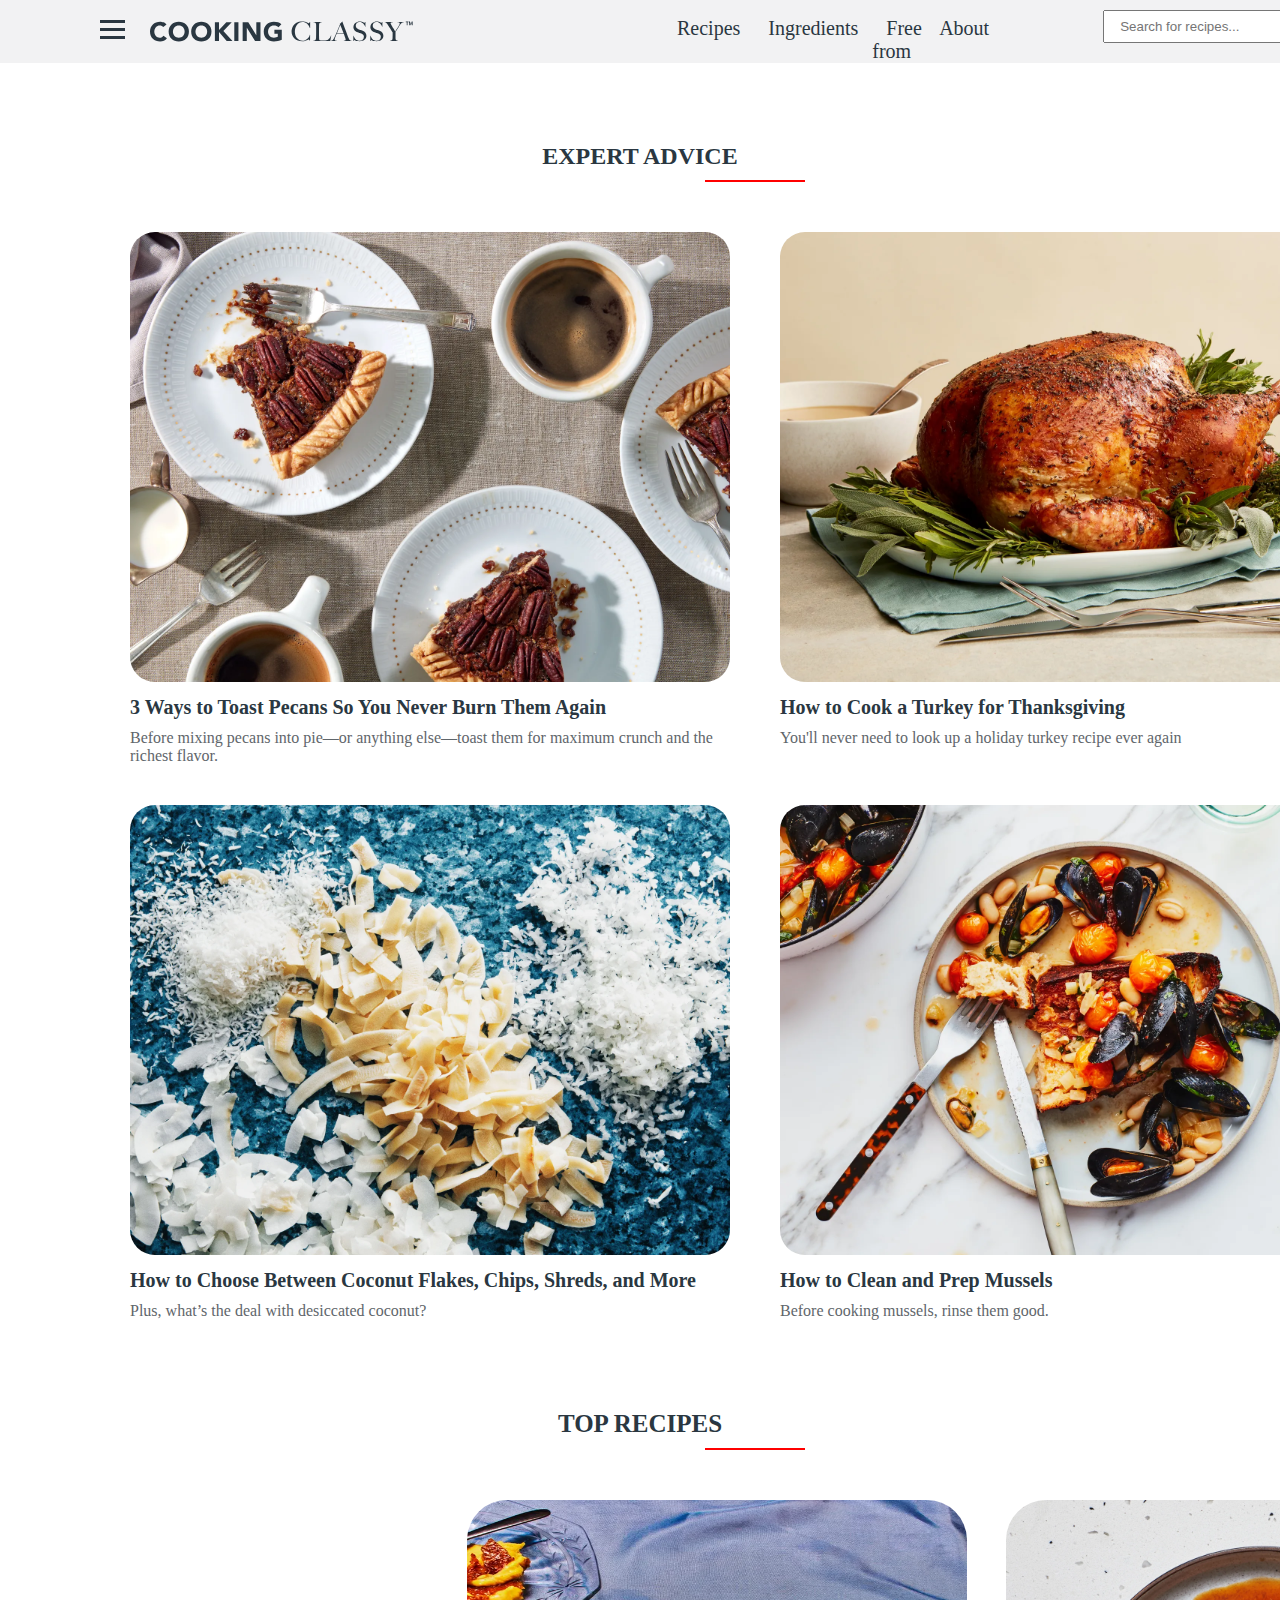
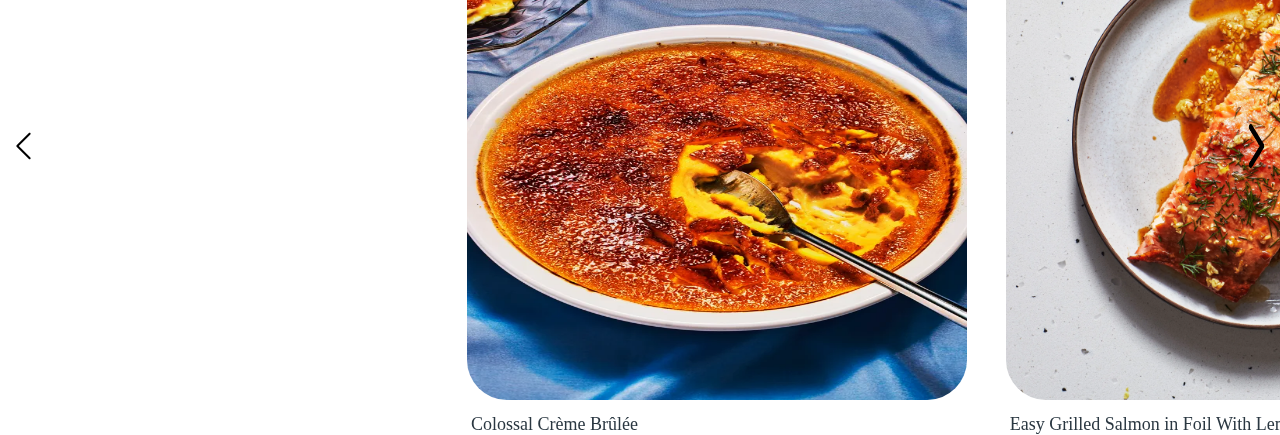
<file: index.html>
<!DOCTYPE html>
<html lang="en">
<head>
    <meta charset="UTF-8">
    <meta name="viewport" content="width=device-width, initial-scale=1.0">
    <title>Document</title>
    <link rel="stylesheet" href="style.css">
    <link rel="stylesheet" href="https://unpkg.com/swiper/swiper-bundle.min.css" />
    <script src="https://unpkg.com/swiper/swiper-bundle.min.js"></script>
</head>
<body>
    <nav class="nav">
        <span class="button_togglemenu">
            <span class="button_togglemenu-span"></span>
            <span class="button_togglemenu-span"></span>
            <span class="button_togglemenu-span"></span>
        </span>
        <img class="nav-logo" src="images/cooking-classy-logo.svg" alt="">

        <ul class="nav_ul">
            <li class="nav_li">
                <a onclick="myFunction()" class="nav_ul-li" href="javascript:void(0);">Recipes</a>
                <div id="myDropdown" class="dropdown-content">
                    <a href="">Breakfast</a>
                    <a href="">Lunch</a>
                    <a href="">Dinner</a>
                    <a href="">Dessert</a>
                    <a href="">Drinks</a>
                    <a href="index2.html">Thanksgiving special</a>
                </div>
            </li>
            <li><a class="nav_ul-li" href="">Ingredients</a></li>
            <li><a class="nav_ul-li" href="">Free from</a></li>
            <li><a class="nav_ul-li" href="">About</a></li>
        </ul>

        <div class="nav_input_search">
            <img class="search-icon" src="images/search_icon.png" alt="">
            <input class="nav_input_search-text" type="text" placeholder="Search for recipes...">
        </div>
    </nav>


    <section class="expert_advice">
        <h2 class="expert_advice-title">Expert Advice</h2>
        <span class="expert_advice-span"></span>
        <div class="expert_advice_recipes">
            <div class="expert_advice_pecan">
                <img class="expert_advice-img" src="images/expert_advice_pecan_slice.webp" alt="">
                <h4 class="expert_advice-subtitle">3 Ways to Toast Pecans So You Never Burn Them Again</h4>
                <p class="expert_advice-info">Before mixing pecans into pie—or anything else—toast them for maximum crunch and the richest flavor.</p>
            </div>
            <div class="expert_advice_turkey">
                <img class="expert_advice-img" src="images/expert_advice_turkey_thanksgiving.webp" alt="">
                <h4 class="expert_advice-subtitle">How to Cook a Turkey for Thanksgiving</h4>
                <p class="expert_advice-info">You'll never need to look up a holiday turkey recipe ever again</p>
            </div>
        </div>
        <div class="expert_advice_recipes">
            <div class="expert_advice_pecan">
                <img class="expert_advice-img" src="images/expert_advice_coconut.webp" alt="">
                <h4 class="expert_advice-subtitle">How to Choose Between Coconut Flakes, Chips, Shreds, and More</h4>
                <p class="expert_advice-info">Plus, what’s the deal with desiccated coconut?</p>
            </div>
            <div class="expert_advice_turkey">
                <img class="expert_advice-img" src="images/expert_advice_mussels.webp" alt="">
                <h4 class="expert_advice-subtitle">How to Clean and Prep Mussels</h4>
                <p class="expert_advice-info">Before cooking mussels, rinse them good.</p>
            </div>
        </div>
    </section>

    <section class="top_recipes">
        <h4 class="top_recipes-title">Top recipes</h4>
        <span class="expert_advice-span"></span>
    
        <div class="swiper">
            <div class="swiper-wrapper">
                <div class="swiper-slide">
                    <img class="top_recipes-img" src="images/creme_brulee.webp" alt="Image 1">
                    <a class="top_recipes-link" href="">Colossal Crème Brûlée</a>
                </div>
                <div class="swiper-slide">
                    <img class="top_recipes-img" src="images/grilled-salmon.webp" alt="">
                    <a class="top_recipes-link" href="">Easy Grilled Salmon in Foil With Lemon-Garlic-Herb Butter</a>
                </div>
                <div class="swiper-slide">
                    <img class="top_recipes-img" src="images/mug-brownies.webp" alt="">
                    <a class="top_recipes-link" href="">Molten Double Chocolate Mug Cake</a>
                </div>
                <div class="swiper-slide">
                    <img class="top_recipes-img" src="images/spinach_salad.webp" alt="">
                    <a class="top_recipes-link" href="">Spinach Salad With Feta Dressing</a>
                </div>
                <div class="swiper-slide">
                    <img class="top_recipes-img" src="images/sticky-rice-mango.webp" alt="">
                    <a class="top_recipes-link" href="">Sticky Rice With Mango</a>
                </div>
                <div class="swiper-slide">
                    <img class="top_recipes-img" src="images/pink_lemonade.webp" alt="">
                    <a class="top_recipes-link" href="">Pink lemonade for summer</a>
                </div>
                <div class="swiper-slide">
                    <img class="top_recipes-img" src="images/Mini-hotdogs.webp" alt="">
                    <a class="top_recipes-link" href="">Classic Pigs in a Blanket</a>
                </div>
            </div>
    
            <img class="swiper-button-prev" src="images/arrow_prev.svg" alt="">
            <img class="swiper-button-next" src="images/arrow_next.png" alt="">

        </div>
    </section>


    <script src="script.js"></script>
</body>
</html>
</file>
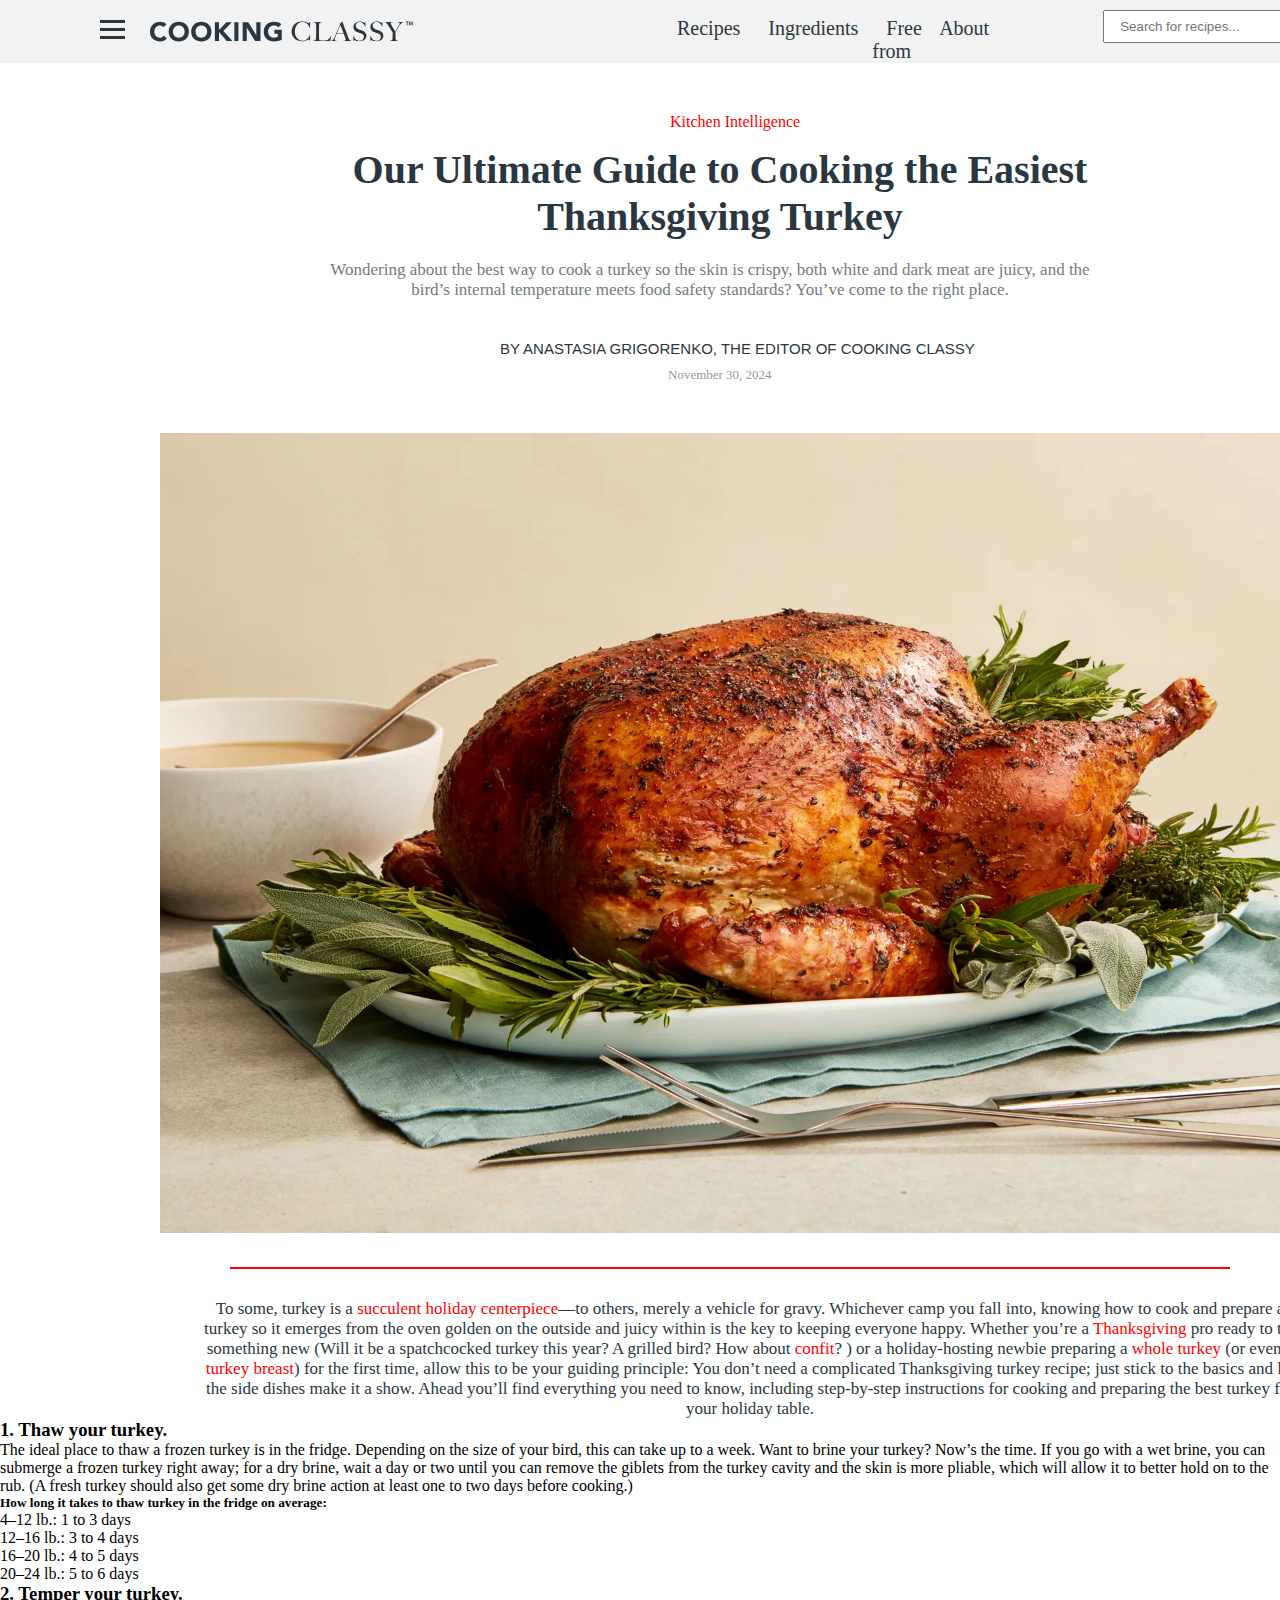
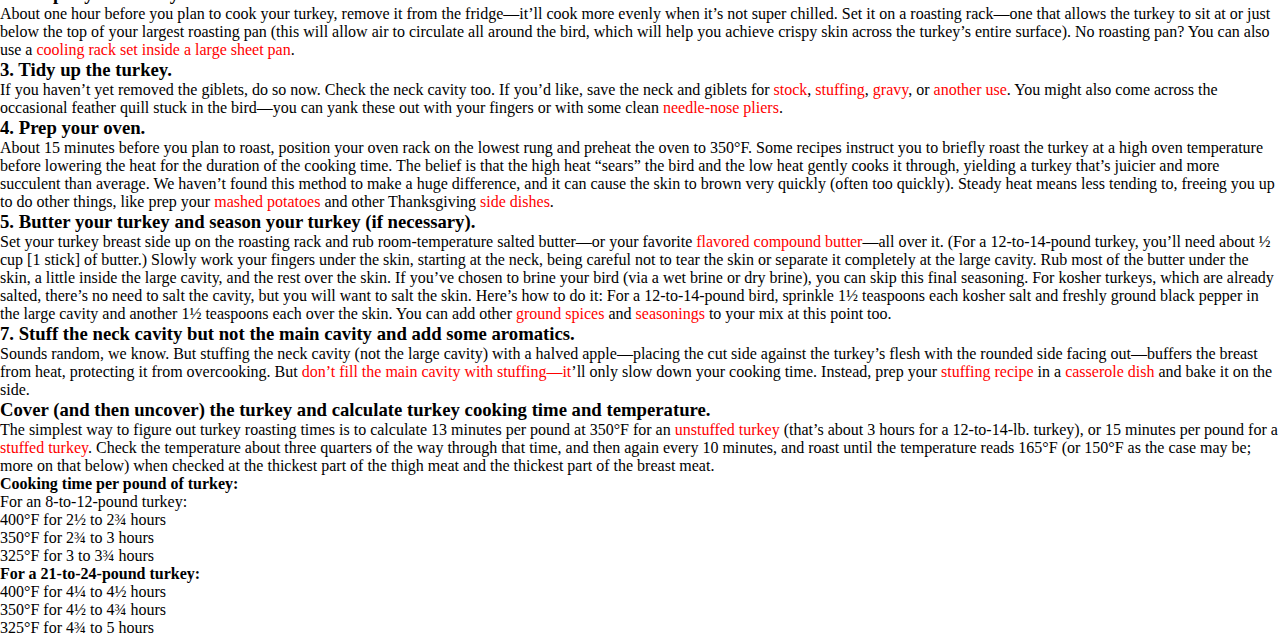
<file: index2.html>
<!DOCTYPE html>
<html lang="en">
<head>
    <meta charset="UTF-8">
    <meta name="viewport" content="width=device-width, initial-scale=1.0">
    <title>Document</title>
    <link rel="stylesheet" href="style.css">
    <link rel="stylesheet" href="style2.css">
</head>
<body>
    <nav class="nav">
        <span class="button_togglemenu">
            <span class="button_togglemenu-span"></span>
            <span class="button_togglemenu-span"></span>
            <span class="button_togglemenu-span"></span>
        </span>
        <img class="nav-logo" src="images/cooking-classy-logo.svg" alt="">
    
        <ul class="nav_ul">
            <li class="nav_li">
                <a onclick="myFunction()" class="nav_ul-li" href="javascript:void(0);">Recipes</a>
                <div id="myDropdown" class="dropdown-content">
                    <a href="">Breakfast</a>
                    <a href="">Lunch</a>
                    <a href="">Dinner</a>
                    <a href="">Dessert</a>
                    <a href="">Drinks</a>
                    <a href="index2.html">Thanksgiving special</a>
                </div>
            </li>
            <li><a class="nav_ul-li" href="">Ingredients</a></li>
            <li><a class="nav_ul-li" href="">Free from</a></li>
            <li><a class="nav_ul-li" href="">About</a></li>
        </ul>
    
        <div class="nav_input_search">
            <img class="search-icon" src="images/search_icon.png" alt="">
            <input class="nav_input_search-text" type="text" placeholder="Search for recipes...">
        </div>
    </nav>
    <section class="Thanksgiving_section">
        <span class="kitchen-intelligence">Kitchen Intelligence</span>
        <h1 class="Thanksgiving_section-title">Our Ultimate Guide to Cooking the Easiest Thanksgiving Turkey</h1>
        <p class="Thanksgiving_section-info">Wondering about the best way to cook a turkey so the skin is crispy, both white and dark meat are juicy, and the bird’s
        internal temperature meets food safety standards? You’ve come to the right place.</p>
        <p class="Thanksgiving_section-creators">By Anastasia Grigorenko, The Editor of Cooking Classy</p>
        <p class="Thanksgiving_section-date">November 30, 2024</p>
        <img class="Thanksgiving_section-image" src="images/expert_advice_turkey_thanksgiving.webp" alt="">

        <div class="Thanksgiving_intro">
            <span class="Thanksgiving_intro-span"></span>
            <p class="Thanksgiving_intro-text">To some, turkey is a <span class="red_text">succulent holiday centerpiece</span>—to others, merely a vehicle for gravy. Whichever camp you fall into,
            knowing how to cook and prepare a turkey so it emerges from the oven golden on the outside and juicy within is the key
            to keeping everyone happy. Whether you’re a <span class="red_text">Thanksgiving</span> pro ready to try something new (Will it be a spatchcocked turkey this year? A grilled
            bird? How about <span class="red_text">confit</span>? ) or a holiday-hosting newbie preparing a <span class="red_text">whole turkey</span> (or even a <span class="red_text">turkey breast</span>) for the first
            time, allow this to be your guiding principle: You don’t need a complicated Thanksgiving turkey recipe; just stick to
            the basics and let the side dishes make it a show. Ahead you’ll find everything you need to know, including step-by-step
            instructions for cooking and preparing the best turkey for your holiday table.</p>
        </div>

        <div>
            <h3>1. Thaw your turkey.</h3>
            <p>The ideal place to thaw a frozen turkey is in the fridge. Depending on the size of your bird, this can take up to a
            week. Want to brine your turkey? Now’s the time. If you go with a wet brine, you can submerge a frozen turkey right away; for
            a dry brine, wait a day or two until you can remove the giblets from the turkey cavity and the skin is more pliable,
            which will allow it to better hold on to the rub. (A fresh turkey should also get some dry brine action at least one to
            two days before cooking.)</p>
            <div>
                <span></span>
                <h5>How long it takes to thaw turkey in the fridge on average:</h5>
                <p>4–12 lb.: 1 to 3 days</p>
                <p>12–16 lb.: 3 to 4 days</p>
                <p>16–20 lb.: 4 to 5 days</p>
                <p>20–24 lb.: 5 to 6 days</p>
            </div>
        
            <h3>2. Temper your turkey.</h3>
            <p>About one hour before you plan to cook your turkey, remove it from the fridge—it’ll cook more evenly when it’s not super
            chilled. Set it on a roasting rack—one that allows the turkey to sit at or just below the top of your largest roasting
            pan (this will allow air to circulate all around the bird, which will help you achieve crispy skin across the turkey’s
            entire surface). No roasting pan? You can also use a <span class="red_text">cooling rack set inside a large sheet pan</span>.</p>
            <h3>3. Tidy up the turkey.</h3>
            <p>If you haven’t yet removed the giblets, do so now. Check the neck cavity too. If you’d like, save the neck and giblets
            for <span class="red_text">stock</span>, <span class="red_text">stuffing</span>, <span class="red_text">gravy</span>, or <span class="red_text">another use</span>. You might also come across the occasional feather quill stuck in the
            bird—you can yank these out with your fingers or with some clean <span class="red_text">needle-nose pliers</span>.</p>
            <h3>4. Prep your oven.</h3>
            <p>About 15 minutes before you plan to roast, position your oven rack on the lowest rung and preheat the oven to 350°F.
            Some recipes instruct you to briefly roast the turkey at a high oven temperature before lowering the heat for the
            duration of the cooking time. The belief is that the high heat “sears” the bird and the low heat gently cooks it
            through, yielding a turkey that’s juicier and more succulent than average. We haven’t found this method to make a huge
            difference, and it can cause the skin to brown very quickly (often too quickly). Steady heat means less tending to,
            freeing you up to do other things, like prep your <span class="red_text">mashed potatoes</span> and other Thanksgiving <span class="red_text">side dishes</span>.</p>
            <h3>5. Butter your turkey and season your turkey (if necessary).</h3>
            <p>Set your turkey breast side up on the roasting rack and rub room-temperature salted butter—or your favorite <span class="red_text">flavored
            compound butter</span>—all over it. (For a 12-to-14-pound turkey, you’ll need about ½ cup [1 stick] of butter.) Slowly work
            your fingers under the skin, starting at the neck, being careful not to tear the skin or separate it completely at the
            large cavity. Rub most of the butter under the skin, a little inside the large cavity, and the rest over the skin. If you’ve chosen to brine your bird (via a wet brine or dry brine), you can skip this final seasoning. For kosher
            turkeys, which are already salted, there’s no need to salt the cavity, but you will want to salt the skin. Here’s how to
            do it: For a 12-to-14-pound bird, sprinkle 1½ teaspoons each kosher salt and freshly ground black pepper in the large
            cavity and another 1½ teaspoons each over the skin. You can add other <span class="red_text">ground spices</span> and <span class="red_text">seasonings</span> to your mix at this
            point too.</p>
            <h3>7. Stuff the neck cavity but not the main cavity and add some aromatics.</h3>
            <p>Sounds random, we know. But stuffing the neck cavity (not the large cavity) with a halved apple—placing the cut side
            against the turkey’s flesh with the rounded side facing out—buffers the breast from heat, protecting it from
            overcooking. But <span class="red_text">don’t fill the main cavity with stuffing—it</span>’ll only slow down your cooking time. Instead, prep your
            <span class="red_text">stuffing recipe</span> in a <span class="red_text">casserole dish</span> and bake it on the side.</p>
            <h3>Cover (and then uncover) the turkey and calculate turkey cooking time and temperature.</h3>
            <p>The simplest way to figure out turkey roasting times is to calculate 13 minutes per pound at 350°F for an <span class="red_text">unstuffed turkey</span>
             (that’s about 3 hours for a 12-to-14-lb. turkey), or 15 minutes per pound for a <span class="red_text">stuffed turkey</span>. Check the
            temperature about three quarters of the way through that time, and then again every 10 minutes, and roast until the
            temperature reads 165°F (or 150°F as the case may be; more on that below) when checked at the thickest part of the thigh
            meat and the thickest part of the breast meat.</p>
        </div>
        <div>
            <h4>Cooking time per pound of turkey:</h4>
            <p>For an 8-to-12-pound turkey:</p>
            <p>400°F for 2½ to 2¾ hours</p>
            <p>350°F for 2¾ to 3 hours</p>
            <p>325°F for 3 to 3¾ hours</p>

            <h4>For a 21-to-24-pound turkey:</h4>
            <p>400°F for 4¼ to 4½ hours</p>
            <p>350°F for 4½ to 4¾ hours</p>
            <p>325°F for 4¾ to 5 hours</p>
        </div>

        <div class="timer">
        </div>
    </section>
    <script src="script.js"></script>
</body>
</html>
</file>
<file: style.css>
* {
    padding: 0px;
    margin: 0px;
    box-sizing: border-box;
}

.button_togglemenu {
    margin-left: 100px;
    margin-top: 20px;
    margin-bottom: 15px;
}

.button_togglemenu-span {
    width: 25px;
    height: 3px;
    background: #2A3741;
    display: flex;
    flex-direction: column;
    margin-bottom: 5px;
}

.nav-logo {
    margin-left: 25px;
    width: 310px;
}

.nav {
    display: flex;
    background-color: rgba(220, 221, 223, 0.371);
}

.nav_ul {
    display: flex;
    list-style-type: none;
    width: 400px;
    justify-content: space-between;
    margin-left: 250px;
    margin-top: 17px;
}

.nav_ul-li {
    text-decoration: none;
    color: #2A3741;
    font-size: 20px;
    padding: 10px 14px;
    cursor: pointer;
}

.nav_input_search {
    margin-left: 100px;
    margin-top: 10px;
}

.search-icon {
    height: 29px;
    width: 29px;
    position: absolute;
    margin-left: 205px;
    margin-top: 2px;
}

.nav_input_search-text {
    padding-top: 7px;
    padding-left: 15px;
    padding-bottom: 7px;
    padding-right: 80px;
}

.dropdown-content {
    display: none;
    position: absolute;
    background-color: #f1f1f1;
    min-width: 160px;
    overflow: auto;
    box-shadow: 0px 8px 16px 0px rgba(0, 0, 0, 0.2);
    z-index: 1;
    margin-top: 10px;
}

.dropdown-content a {
    color: #2A3741;
    padding: 12px 16px;
    text-decoration: none;
    display: block;
}

.dropdown-content a:hover {
    background-color: red;
    color: white;
}

.show {
    display: block;
}





.expert_advice {
}

.expert_advice-title {
    color: #2A3741;
    text-transform: uppercase;
    text-align: center;
    margin-top: 80px;
}

.expert_advice-span {
    background: red;
    width: 100px;
    height: 2px;
    display: flex;
    margin-top: 10px;
    margin-left: 705px;
    margin-bottom: 50px;
}
.expert_advice_recipes{
    display: flex;
}
.expert_advice_pecan {
    margin-left: 130px;
    margin-right: 50px;
}

.expert_advice-img {
    width: 600px;
    height: 450px;
    border-radius: 25px;
    margin-bottom: 10px;
}

.expert_advice-subtitle {
    color: #2A3741;
    margin-bottom: 10px;
    font-size: 20px;
    text-decoration: none;
}
.expert_advice-subtitle:hover{
    text-decoration: underline;
}

.expert_advice-info {
    color: #5f666b;
    width: 600px;
    margin-bottom: 40px;
}

.expert_advice_turkey {}




.top_recipes {}

.top_recipes-title{
    color: #2A3741;
    text-transform: uppercase;
    text-align: center;
    font-size: 25px;
    margin-top: 50px;
}
.expert_advice-span {}

.slideshow-container {
    position: relative;
    max-width: 600px;
    overflow: hidden;
}
.swiper-button-prev,
.swiper-button-next {
    position: absolute;
    top: 50%;
    transform: translateY(-50%);
    cursor: pointer;
    z-index: 10;
}

.swiper-wrapper {
    display: flex;
    align-items: center;
}
.swiper-slide {
    display: flex;
    flex-direction: column;
    align-items: center;
    justify-content: center;
    text-align: center;
}
.swiper-button-prev {
    left: 10px;
}

.swiper-button-next {
    right: 10px;
}

.slides {
    display: none;
    text-align: center;
}

.top_recipes-img {
    width: 500px;
    height: 500px;
    border-radius: 40px;
    margin-bottom: 30px;
}

.top_recipes-link {
    text-decoration: none;
    color: #2A3741;
    margin: -500px;
    font-size: 18px;
}
.top_recipes-link:hover {
    text-decoration: underline;
}

.slide_show-button-prev {
    width: 100px;
    height: 100px;
}

.slide_show-button-next {
    width: 100px;
    height: 100px;
}
</file>
<file: style2.css>
* {
    padding: 0px;
    margin: 0px;
    box-sizing: border-box;
}
.Thanksgiving_section {
    margin-top: 50px;
}

.kitchen-intelligence {
    color: red;
    margin-left: 670px;
}

.Thanksgiving_section-title {
    color: #2A3741;
    margin-top: 15px;
    font-size: 40px;
    font-weight: 900;
    width: 800px;
    text-align: center;
    margin-left: 320px;
}

.Thanksgiving_section-info {
    color: #747b80;
    width: 800px;
    text-align: center;
    margin-top: 20px;
    margin-left: 310px;
    font-size: 17px;
}

.Thanksgiving_section-creators {
    color: #2A3741;
    text-transform: uppercase;
    font-family: 'Gill Sans', 'Gill Sans MT', Calibri, 'Trebuchet MS', sans-serif;
    font-size: 15px;
    margin-left: 500px;
    margin-top: 40px;
}

.Thanksgiving_section-date {
    color: #95999d;
    font-size: 13px;
    margin: 10px 0px 50px 668px;
}

.Thanksgiving_section-image {
    width: 1200px;
    height: 800px;
    margin-left: 160px;
}

.Thanksgiving_intro {}

.Thanksgiving_intro-span {
    width: 1000px;
    height: 2px;
    display: flex;
    background: red;
    margin-left: 230px;
    margin-top: 30px;
}

.Thanksgiving_intro-text {
    width: 1100px;
    text-align: center;
    margin-left: 200px;
    margin-top: 30px;
    color: #2A3741;
    font-family: 'Times New Roman', Times, serif;
    font-size: 17px;
}

.red_text{
    color: red;
}
</file>
